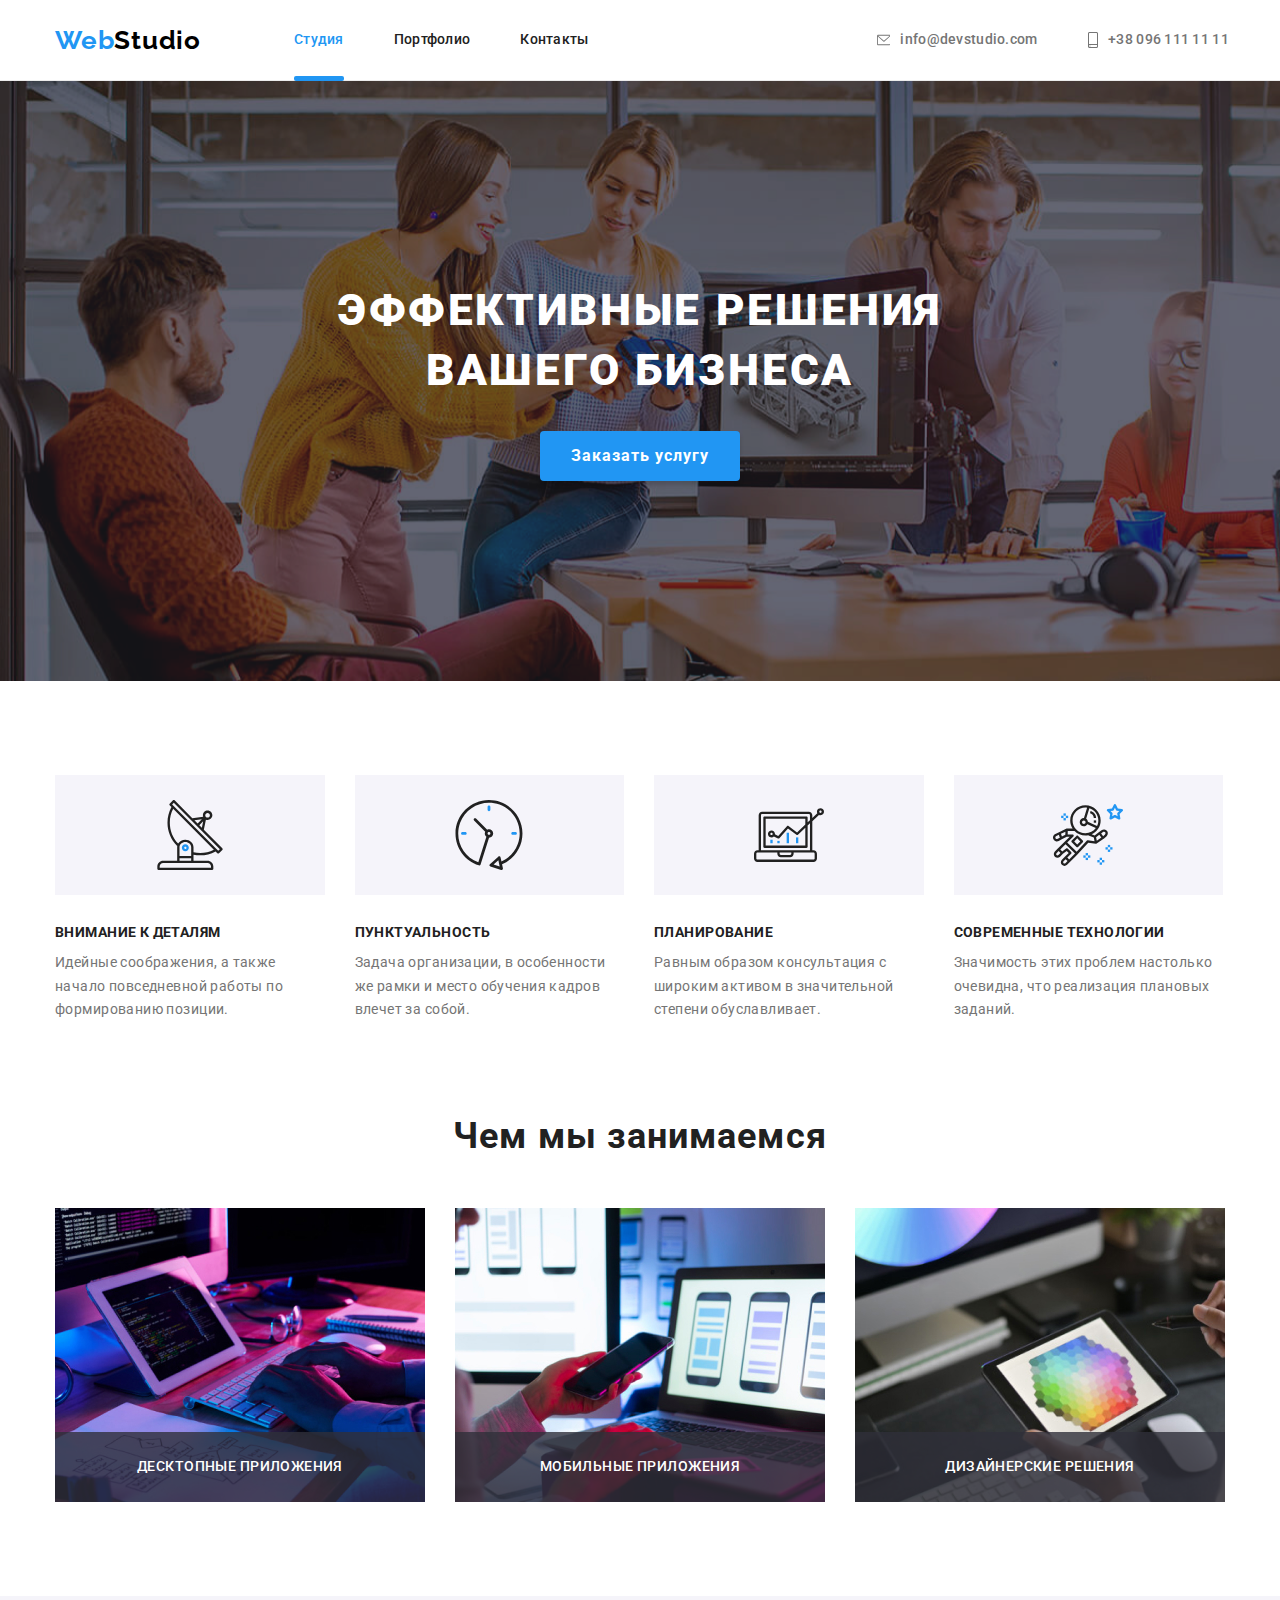
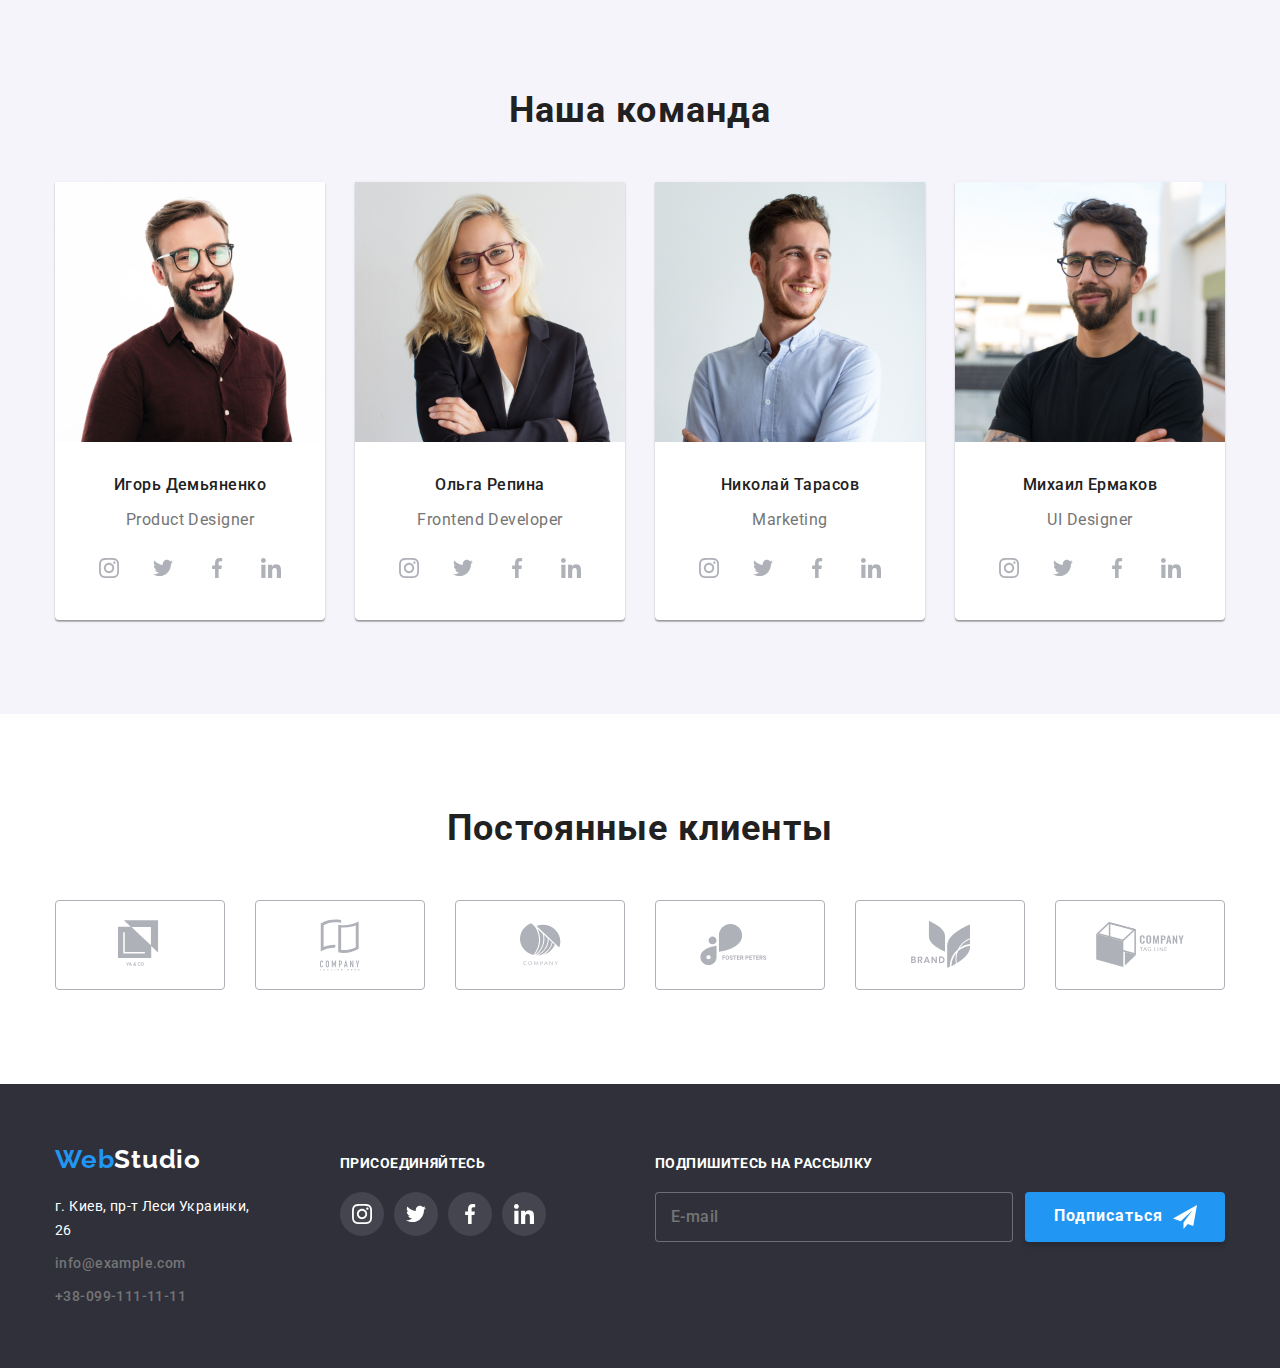
<file: index.html>
<!DOCTYPE html>
<html lang="ru">
  <head>
    <meta charset="UTF-8" />
    <meta name="viewport" content="width=, initial-scale=1.0" />
    <title>Студия</title>
    <link
      rel="stylesheet"
      href="https://cdnjs.cloudflare.com/ajax/libs/modern-normalize/1.0.0/modern-normalize.min.css"
    />
    <link rel="preconnect" href="https://fonts.gstatic.com" />
    <link
      href="https://fonts.googleapis.com/css2?family=Raleway:wght@700&family=Roboto:wght@400;500;700;900&display=swap"
      rel="stylesheet"
    />

    <link rel="stylesheet" href="./Style/style.css" />
  </head>
  <body>
    <!--Шапка-->

    <header>
      <div class="container nav">
        <a class="logo header" href="#" lang="en"
          ><span class="web">Web</span>Studio</a
        >
        <ul class="nav-link">
          <li class="header-item">
            <a class="header-link current" href="./index.html">Студия</a>
          </li>
          <li class="header-item">
            <a class="header-link" href="./portfolio.html">Портфолио</a>
          </li>
          <li class="header-item">
            <a class="header-link" href="#">Контакты</a>
          </li>
        </ul>
        <ul class="nav-link connection">
          <li class="contacts">
            <a class="header-mail" href="mailto:info@devstudio.com">
              <svg class="mail-icon">
                <use href="./svg/symbol-defs.svg#icon-mail"></use>
              </svg>
              info@devstudio.com
            </a>
          </li>
          <li class="contacts">
            <a class="header-tel" href="tel:+380961111111">
              <svg class="tel-icon">
                <use href="./svg/symbol-defs.svg#icon-smartphone"></use>
              </svg>
              +38 096 111 11 11
            </a>
          </li>
        </ul>
      </div>
    </header>
    <main>
      <!--Герой-->

      <section class="hero-section">
        <div class="container hero">
          <h1 class="hero-title">
            эффективные решения <br />
            вашего бизнеса
          </h1>
          <button data-modal-open class="hero-button">Заказать услугу</button>
          <div class="backdrop is-hidden" data-modal>
            <div class="modal">
              <div class="close-box">
                <button data-modal-close class="close-button">
                  <svg class="svg-close" width="11" height="11">
                    <use href="./svg/symbol-defs.svg#close"></use>
                  </svg>
                </button>
              </div>
              <form class="modal-form">
                <div class="title-box">
                  <p class="modal-title">
                    Оставьте свои данные, мы вам перезвоним
                  </p>
                </div>
                <div class="inputs">
                  <div class="label">
                    <label>
                      <span class="input-text">Имя</span>
                      <input class="input name" type="name" name="Имя" />
                      <svg class="svg name" width="12" height="12">
                        <use href="./svg/symbol-defs.svg#svg-name"></use>
                      </svg>
                    </label>
                  </div>
                  <div class="label">
                    <label>
                      <span class="input-text">Телефон</span>
                      <input class="input phone" type="phone" name="Телефон" />
                      <svg class="svg phone" width="14" height="14">
                        <use href="./svg/symbol-defs.svg#svg-phone"></use>
                      </svg>
                    </label>
                  </div>
                  <div class="label">
                    <label>
                      <span class="input-text">Почта</span>
                      <input class="input mail" type="email" name="Почта" />
                      <svg class="svg mail" width="16" height="12">
                        <use href="./svg/symbol-defs.svg#svg-mail"></use>
                      </svg>
                    </label>
                  </div>
                  <div class="label">
                    <label>
                      <span class="input-text">Комментарий</span>
                      <textarea
                        placeholder="Введите текст"
                        class="input comments"
                        name="comments"
                      ></textarea>
                    </label>
                  </div>
                </div>
                <div class="policy-container">
                  <label class="policy-box">
                    <input
                      class="checkbox visually-hidden"
                      type="checkbox"
                      name="checkbox"
                    />
                    <span class="svg-policy">
                      <svg class="icon-check" width="16" height="15">
                        <use href="./svg/symbol-defs.svg#icon-check"></use>
                      </svg>
                    </span>
                    <span class="checkbox-icon"></span>
                    <span class="policy-text">
                      Соглашаюсь с рассылкой и принимаю
                      <a class="policy-link" href="#">Условия договора</a>
                    </span>
                  </label>
                </div>
                <button class="modal-button" type="submit">Отправить</button>
              </form>
            </div>
          </div>
        </div>
      </section>

      <!--особенности-->

      <section class="features">
        <div class="container">
          <h2 hidden>--особенности--</h2>
          <ul class="features-container">
            <li class="features-item">
              <a class="features-icon" href="">
                <svg width="70px" height="70px" class="svg-features">
                  <use href="./svg/symbol-defs.svg#icon-antenna"></use>
                </svg>
              </a>
              <h3 class="features-title">ВНИМАНИЕ К ДЕТАЛЯМ</h3>
              <p class="features-text">
                Идейные соображения, а также начало повседневной работы по
                формированию позиции.
              </p>
            </li>
            <li class="features-item">
              <a class="features-icon" href="">
                <svg width="70px" height="70px" class="svg-features">
                  <use href="./svg/symbol-defs.svg#icon-clock"></use>
                </svg>
              </a>
              <h3 class="features-title">ПУНКТУАЛЬНОСТЬ</h3>
              <p class="features-text">
                Задача организации, в особенности же рамки и место обучения
                кадров влечет за собой.
              </p>
            </li>
            <li class="features-item">
              <a class="features-icon" href="">
                <svg width="70px" height="70px" class="svg-features">
                  <use href="./svg/symbol-defs.svg#icon-diagram"></use>
                </svg>
              </a>
              <h3 class="features-title">ПЛАНИРОВАНИЕ</h3>
              <p class="features-text">
                Равным образом консультация с широким активом в значительной
                степени обуславливает.
              </p>
            </li>
            <li class="features-item">
              <a class="features-icon" href="">
                <svg width="70px" height="70px" class="svg-features">
                  <use href="./svg/symbol-defs.svg#icon-astronaut"></use>
                </svg>
              </a>
              <h3 class="features-title">СОВРЕМЕННЫЕ ТЕХНОЛОГИИ</h3>
              <p class="features-text">
                Значимость этих проблем настолько очевидна, что реализация
                плановых заданий.
              </p>
            </li>
          </ul>
        </div>
      </section>

      <!--чем мы занимаемся-->

      <section class="about-company">
        <div class="container company">
          <h2 class="about-title">Чем мы занимаемся</h2>
          <ul class="about-main">
            <li>
              <div class="photo-box">
                <img
                  class="about-photo"
                  src="./photo/box 1.jpg"
                  width="370"
                  alt="пример1"
                />
                <div class="text-box">
                  <h3 class="about-text">Десктопные приложения</h3>
                </div>
              </div>
            </li>
            <li>
              <div class="photo-box">
                <img
                  class="about-photo"
                  src="./photo/box 2.jpg"
                  width="370"
                  alt="пример2"
                />
                <div class="text-box">
                  <h3 class="about-text">Мобильные приложения</h3>
                </div>
              </div>
            </li>
            <li>
              <div class="photo-box">
                <img
                  class="about-photo"
                  src="./photo/box 3.jpg"
                  width="370"
                  alt="пример3"
                />
                <div class="text-box">
                  <h3 class="about-text">Дизайнерские решения</h3>
                </div>
              </div>
            </li>
          </ul>
        </div>
      </section>

      <!--наша команда-->

      <section class="our-command">
        <div class="container cmd">
          <h2 class="cmd-title">Наша команда</h2>
          <ul class="wrk-section">
            <li class="wrk-container">
              <img
                class="image"
                src="./photo/работник 1 (1).jpg"
                width="270"
                alt="Игорь Демьяненко"
              />
              <h3 class="wrk-name">Игорь Демьяненко</h3>
              <p class="wrk-place">Product Designer</p>
              <ul class="icon-box">
                <li class="icon-item">
                  <a class="link-icon" href="#">
                    <svg class="svg-icon">
                      <use href="./svg/symbol-defs.svg#icon-instagram"></use>
                    </svg>
                  </a>
                </li>
                <li class="icon-item">
                  <a class="link-icon" href="#">
                    <svg class="svg-icon">
                      <use href="./svg/symbol-defs.svg#icon-twitter"></use>
                    </svg>
                  </a>
                </li>
                <li class="icon-item">
                  <a class="link-icon" href="#">
                    <svg class="svg-icon">
                      <use href="./svg/symbol-defs.svg#icon-facebook"></use>
                    </svg>
                  </a>
                </li>
                <li class="icon-item">
                  <a class="link-icon" href="#">
                    <svg class="svg-icon">
                      <use href="./svg/symbol-defs.svg#icon-linkedin"></use>
                    </svg>
                  </a>
                </li>
              </ul>
            </li>
            <li class="wrk-container">
              <img
                class="image"
                src="./photo/работник 1 (4).jpg"
                width="270"
                alt="Ольга Репина"
              />
              <h3 class="wrk-name">Ольга Репина</h3>
              <p class="wrk-place">Frontend Developer</p>
              <ul class="icon-box">
                <li class="icon-item">
                  <a class="link-icon" href="#">
                    <svg class="svg-icon">
                      <use href="./svg/symbol-defs.svg#icon-instagram"></use>
                    </svg>
                  </a>
                </li>
                <li class="icon-item">
                  <a class="link-icon" href="#">
                    <svg class="svg-icon">
                      <use href="./svg/symbol-defs.svg#icon-twitter"></use>
                    </svg>
                  </a>
                </li>
                <li class="icon-item">
                  <a class="link-icon" href="#">
                    <svg class="svg-icon">
                      <use href="./svg/symbol-defs.svg#icon-facebook"></use>
                    </svg>
                  </a>
                </li>
                <li class="icon-item">
                  <a class="link-icon" href="#">
                    <svg class="svg-icon">
                      <use href="./svg/symbol-defs.svg#icon-linkedin"></use>
                    </svg>
                  </a>
                </li>
              </ul>
            </li>
            <li class="wrk-container">
              <img
                class="image"
                src="./photo/работник 1 (3).jpg"
                width="270"
                alt="Николай Тарасов"
              />
              <h3 class="wrk-name">Николай Тарасов</h3>
              <p class="wrk-place">Marketing</p>
              <ul class="icon-box">
                <li class="icon-item">
                  <a class="link-icon" href="#">
                    <svg class="svg-icon">
                      <use href="./svg/symbol-defs.svg#icon-instagram"></use>
                    </svg>
                  </a>
                </li>
                <li class="icon-item">
                  <a class="link-icon" href="#">
                    <svg class="svg-icon">
                      <use href="./svg/symbol-defs.svg#icon-twitter"></use>
                    </svg>
                  </a>
                </li>
                <li class="icon-item">
                  <a class="link-icon" href="#">
                    <svg class="svg-icon">
                      <use href="./svg/symbol-defs.svg#icon-facebook"></use>
                    </svg>
                  </a>
                </li>
                <li class="icon-item">
                  <a class="link-icon" href="#">
                    <svg class="svg-icon">
                      <use href="./svg/symbol-defs.svg#icon-linkedin"></use>
                    </svg>
                  </a>
                </li>
              </ul>
            </li>
            <li class="wrk-container">
              <img
                class="image"
                src="./photo/работник 1 (2).jpg"
                width="270"
                alt="Михаил Ермаков"
              />
              <h3 class="wrk-name">Михаил Ермаков</h3>
              <p class="wrk-place">UI Designer</p>
              <ul class="icon-box">
                <li class="icon-item">
                  <a class="link-icon" href="#">
                    <svg class="svg-icon">
                      <use href="./svg/symbol-defs.svg#icon-instagram"></use>
                    </svg>
                  </a>
                </li>
                <li class="icon-item">
                  <a class="link-icon" href="#">
                    <svg class="svg-icon">
                      <use href="./svg/symbol-defs.svg#icon-twitter"></use>
                    </svg>
                  </a>
                </li>
                <li class="icon-item">
                  <a class="link-icon" href="#">
                    <svg class="svg-icon">
                      <use href="./svg/symbol-defs.svg#icon-facebook"></use>
                    </svg>
                  </a>
                </li>
                <li class="icon-item">
                  <a class="link-icon" href="#">
                    <svg class="svg-icon">
                      <use href="./svg/symbol-defs.svg#icon-linkedin"></use>
                    </svg>
                  </a>
                </li>
              </ul>
            </li>
          </ul>
        </div>
      </section>

      <!-- постоянные клиенты -->

      <section class="clients-section">
        <div class="container">
          <h2 class="clients-title">Постоянные клиенты</h2>
        </div>
        <ul class="clients-box">
          <li class="client-list">
            <a class="client-link" href="#">
              <svg width="44.27" height="49.23" class="client-icon">
                <use href="./svg/symbol-defs.svg#icon-yaco"></use>
              </svg>
            </a>
          </li>
          <li class="client-list">
            <a class="client-link" href="#">
              <svg width="40" height="52" class="client-icon">
                <use href="./svg/symbol-defs.svg#icon-company"></use>
              </svg>
            </a>
          </li>
          <li class="client-list">
            <a class="client-link" href="#">
              <svg width="41" height="42.6" class="client-icon">
                <use href="./svg/symbol-defs.svg#icon-tag-line"></use>
              </svg>
            </a>
          </li>
          <li class="client-list">
            <a class="client-link" href="#">
              <svg width="79.66" height="42.02" class="client-icon">
                <use href="./svg/symbol-defs.svg#icon-logo-4"></use>
              </svg>
            </a>
          </li>
          <li class="client-list">
            <a class="client-link" href="#">
              <svg width="59" height="47" class="client-icon">
                <use href="./svg/symbol-defs.svg#icon-logo-5"></use>
              </svg>
            </a>
          </li>
          <li class="client-list">
            <a class="client-link" href="#">
              <svg width="88.48" height="45.44" class="client-icon">
                <use href="./svg/symbol-defs.svg#icon-logo-6"></use>
              </svg>
            </a>
          </li>
        </ul>
      </section>
    </main>

    <!--подвал-->

    <footer class="footer-section">
      <div class="container footer">
        <div>
          <ul>
            <li class="footer-logo">
              <a class="logo footer" href="#" lang="en">
                <span class="web">Web</span>Studio
              </a>
            </li>
          </ul>
          <ul class="ftr-address">
            <li class="footer-address">
              <p class="address">г. Киев, пр-т Леси Украинки, 26</p>
            </li>
            <li class="contacts footer">
              <a class="footer-mail" href="mailto:info@example.com"
                >info@example.com</a
              >
            </li>
            <li class="contacts footer">
              <a class="footer-tel" href="tel:+38-099-111-11-11">
                +38-099-111-11-11
              </a>
            </li>
          </ul>
        </div>
        <div class="enjoy-box">
          <p class="footer enjoy">присоединяйтесь</p>
          <ul class="svg-box">
            <li class="footer-item">
              <a class="footer-icon" href="#">
                <svg class="svg-footer">
                  <use href="./svg/symbol-defs.svg#icon-instagram"></use>
                </svg>
              </a>
            </li>
            <li class="footer-item">
              <a class="footer-icon" href="#">
                <svg class="svg-footer">
                  <use href="./svg/symbol-defs.svg#icon-twitter"></use>
                </svg>
              </a>
            </li>
            <li class="footer-item">
              <a class="footer-icon" href="#">
                <svg class="svg-footer">
                  <use href="./svg/symbol-defs.svg#icon-facebook"></use>
                </svg>
              </a>
            </li>
            <li class="footer-item">
              <a class="footer-icon" href="#">
                <svg class="svg-footer">
                  <use href="./svg/symbol-defs.svg#icon-linkedin"></use>
                </svg>
              </a>
            </li>
          </ul>
        </div>
        <div class="subscribe">
          <p class="footer enjoy">подпишитесь на рассылку</p>
          <form class="form">
            <input
              class="subscribe-input"
              type="email"
              name="email"
              id="name"
              placeholder="E-mail"
            />
            <button type="submit" class="subscribe-btn">
              Подписаться
              <svg class="svg-subscribe" width="24" height="24">
                <use href="./svg/symbol-defs.svg#icon-send"></use>
              </svg>
            </button>
          </form>
        </div>
      </div>
    </footer>
    <script src="./js/modal.js"></script>
  </body>
</html>
</file>
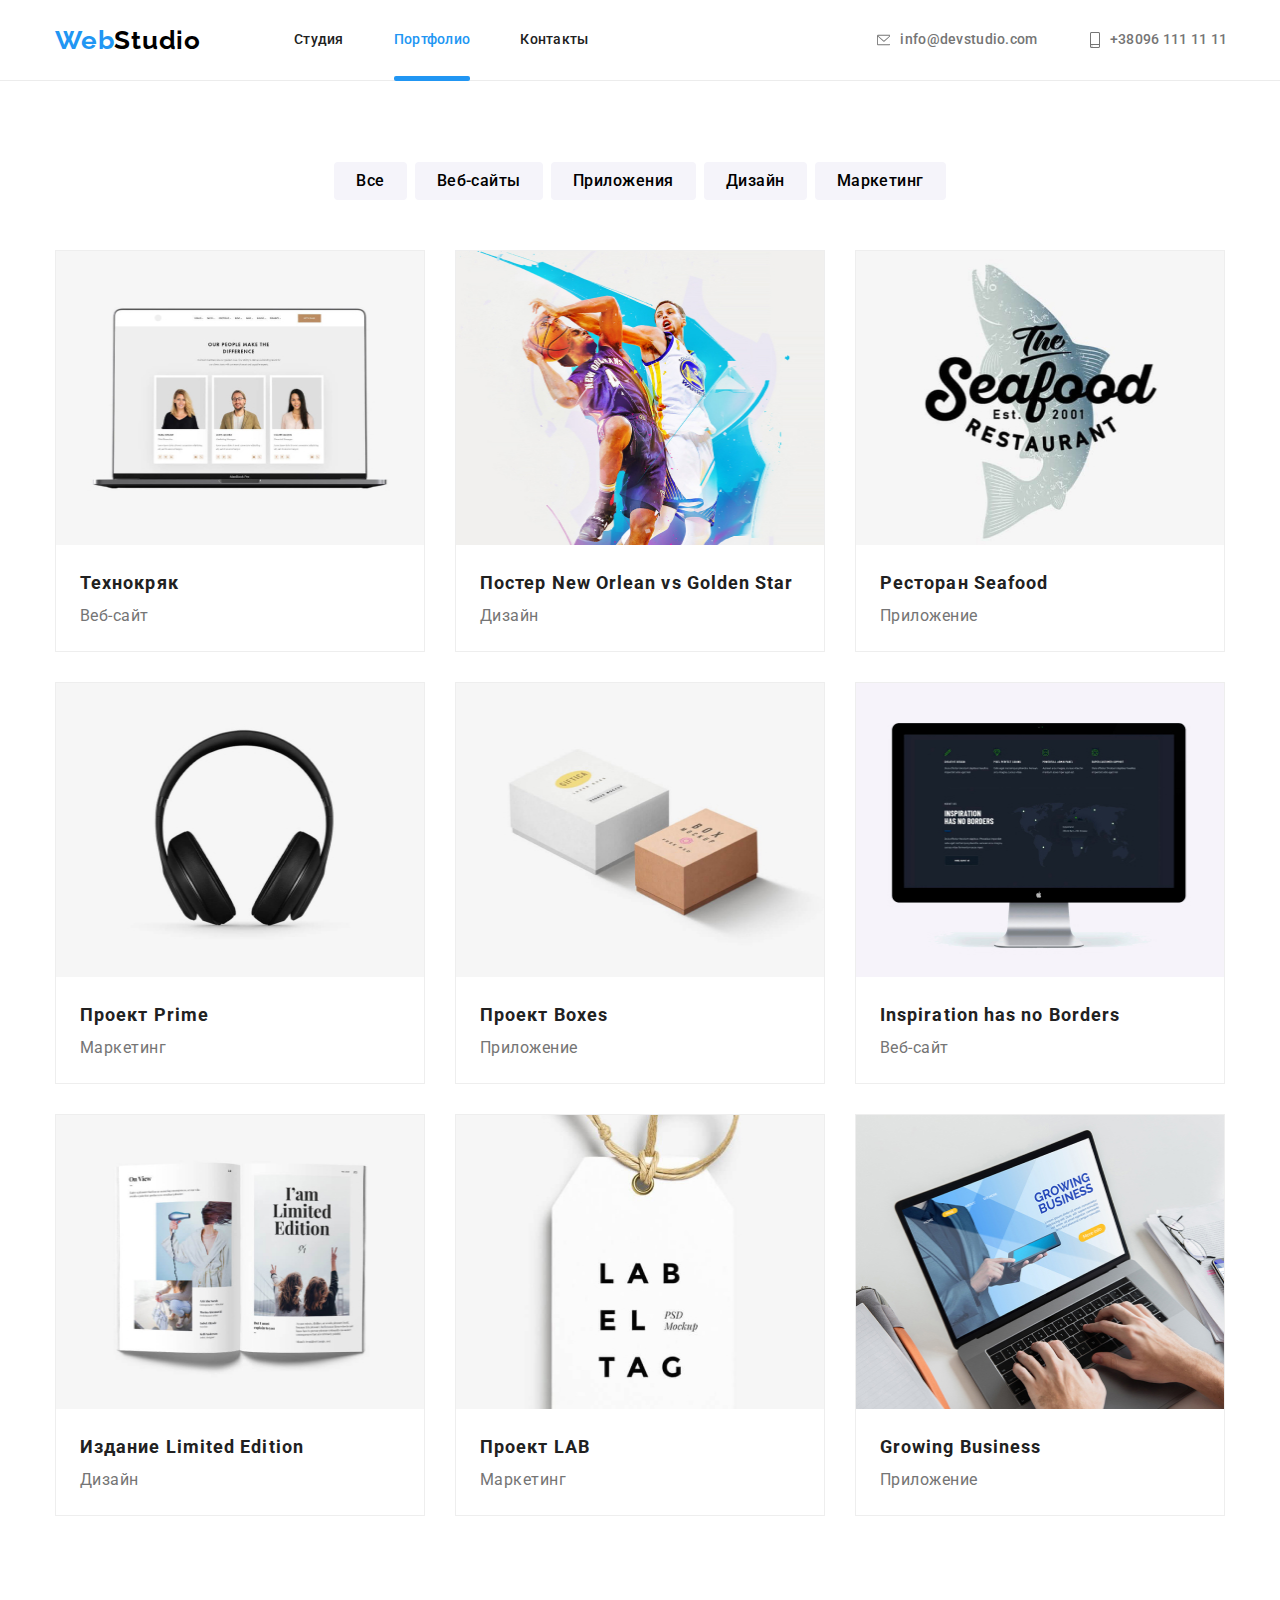
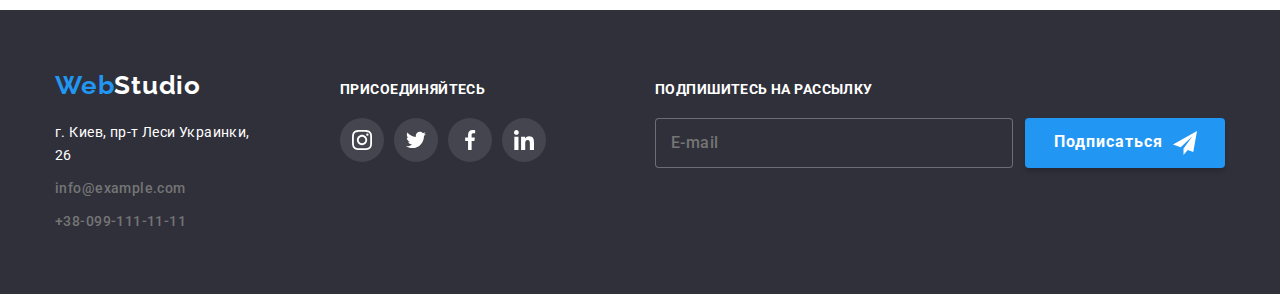
<file: portfolio.html>
<!DOCTYPE html>
<html lang="ru">
  <head>
    <meta charset="UTF-8" />
    <meta name="viewport" content="width=device-width, initial-scale=1.0" />
    <title>портфолио</title>
    <link
      rel="stylesheet"
      href="https://cdnjs.cloudflare.com/ajax/libs/modern-normalize/1.0.0/modern-normalize.min.css"
    />
    <link rel="preconnect" href="https://fonts.gstatic.com" />
    <link
      href="https://fonts.googleapis.com/css2?family=Raleway:wght@700&family=Roboto:wght@400;500;700;900&display=swap"
      rel="stylesheet"
    />

    <link rel="stylesheet" href="./Style/style.css" />
  </head>
  <body>
    <!--Шапка-->

    <header>
      <div class="container nav">
        <a class="logo header" href="#" lang="en"
          ><span class="web">Web</span>Studio</a
        >
        <ul class="nav-link">
          <li class="header-item">
            <a class="header-link" href="./index.html">Студия</a>
          </li>
          <li class="header-item">
            <a class="header-link current" href="./portfolio.html">Портфолио</a>
          </li>
          <li class="header-item">
            <a class="header-link" href="#">Контакты</a>
          </li>
        </ul>
        <ul class="nav-link connection">
          <li class="contacts">
            <a class="header-mail" href="mailto:info@devstudio.com">
              <svg class="mail-icon">
                <use href="./svg/symbol-defs.svg#icon-mail"></use>
              </svg>
              info@devstudio.com
            </a>
          </li>
          <li class="contacts">
            <a class="header-tel" href="tel:+380961111111">
              <svg class="tel-icon">
                <use href="./svg/symbol-defs.svg#icon-smartphone"></use>
              </svg>
              +38096 111 11 11
            </a>
          </li>
        </ul>
      </div>
    </header>
    <main>
      <!--портфолио-->

      <section class="port-section">
        <div class="container btn">
          <h1 hidden>портфолио</h1>
          <ul class="btn-container">
            <li class="port-button">
              <button class="port-link" type="button">Все</button>
            </li>
            <li class="port-button">
              <button class="port-link" type="button">Веб-сайты</button>
            </li>
            <li class="port-button">
              <button class="port-link" type="button">Приложения</button>
            </li>
            <li class="port-button">
              <button class="port-link" type="button">Дизайн</button>
            </li>
            <li class="port-button">
              <button class="port-link" type="button">Маркетинг</button>
            </li>
          </ul>
        </div>
        <div class="container list">
          <ul class="port-box">
            <li class="port-container">
              <a class="card-link" href="#">
                <div class="port-card">
                  <img
                    src="./photo/photo1.jpg"
                    width="368"
                    height="294"
                    alt="пример1"
                  />
                  <p class="card-text">
                    Технокряк это современная площадка распространения
                    коронавируса. Компании используют эту платформу для
                    цифрового шпионажа и атак на защищённые сервера конкурентов.
                  </p>
                </div>
                <div class="title-container">
                  <h2 class="port-title">Технокряк</h2>
                  <p class="port-text">Веб-сайт</p>
                </div>
              </a>
            </li>
            <li class="port-container">
              <a class="example-link" href="">
                <div class="port-card">
                  <img
                    src="./photo/photo2.jpg"
                    width="368"
                    height="294"
                    alt="пример2"
                  />
                  <p class="card-text">
                    Lorem ipsum dolor, sit amet consectetur adipisicing elit.
                    Porro, ut sit. Tempora totam, porro, optio explicabo maxime,
                    debitis at aliquid velit cumque possimus libero error sed
                    incidunt? Ipsa, provident minima.
                  </p>
                </div>
                <div class="title-container">
                  <h2 class="port-title">Постер New Orlean vs Golden Star</h2>
                  <p class="port-text">Дизайн</p>
                </div>
              </a>
            </li>
            <li class="port-container">
              <a class="example-link" href="">
                <div class="port-card">
                  <img
                    src="./photo/photo3.jpg"
                    width="368"
                    height="294"
                    alt="пример3"
                  />
                  <p class="card-text">
                    Lorem ipsum dolor, sit amet consectetur adipisicing elit.
                    Porro, ut sit. Tempora totam, porro, optio explicabo maxime,
                    debitis at aliquid velit cumque possimus libero error sed
                    incidunt? Ipsa, provident minima.
                  </p>
                </div>
                <div class="title-container">
                  <h2 class="port-title">Ресторан Seafood</h2>
                  <p class="port-text">Приложение</p>
                </div>
              </a>
            </li>
            <li class="port-container">
              <a class="example-link" href="">
                <div class="port-card">
                  <img
                    src="./photo/photo4.jpg"
                    width="368"
                    height="294"
                    alt="пример4"
                  />
                  <p class="card-text">
                    Lorem ipsum dolor, sit amet consectetur adipisicing elit.
                    Porro, ut sit. Tempora totam, porro, optio explicabo maxime,
                    debitis at aliquid velit cumque possimus libero error sed
                    incidunt? Ipsa, provident minima.
                  </p>
                </div>
                <div class="title-container">
                  <h2 class="port-title">Проект Prime</h2>
                  <p class="port-text">Маркетинг</p>
                </div>
              </a>
            </li>
            <li class="port-container">
              <a class="example-link" href="">
                <div class="port-card">
                  <img
                    src="./photo/photo5.jpg"
                    width="368"
                    height="294"
                    alt="пример5"
                  />
                  <p class="card-text">
                    Lorem ipsum dolor, sit amet consectetur adipisicing elit.
                    Porro, ut sit. Tempora totam, porro, optio explicabo maxime,
                    debitis at aliquid velit cumque possimus libero error sed
                    incidunt? Ipsa, provident minima.
                  </p>
                </div>
                <div class="title-container">
                  <h2 class="port-title">Проект Boxes</h2>
                  <p class="port-text">Приложение</p>
                </div>
              </a>
            </li>
            <li class="port-container">
              <a class="example-link" href="">
                <div class="port-card">
                  <img
                    src="./photo/photo6.jpg"
                    width="368"
                    height="294"
                    alt="пример6"
                  />
                  <p class="card-text">
                    Lorem ipsum dolor, sit amet consectetur adipisicing elit.
                    Porro, ut sit. Tempora totam, porro, optio explicabo maxime,
                    debitis at aliquid velit cumque possimus libero error sed
                    incidunt? Ipsa, provident minima.
                  </p>
                </div>
                <div class="title-container">
                  <h2 class="port-title">Inspiration has no Borders</h2>
                  <p class="port-text">Веб-сайт</p>
                </div>
              </a>
            </li>
            <li class="port-container">
              <a class="example-link" href="">
                <div class="port-card">
                  <img
                    src="./photo/photo7.jpg"
                    width="368"
                    height="294"
                    alt="пример7"
                  />
                  <p class="card-text">
                    Lorem ipsum dolor, sit amet consectetur adipisicing elit.
                    Porro, ut sit. Tempora totam, porro, optio explicabo maxime,
                    debitis at aliquid velit cumque possimus libero error sed
                    incidunt? Ipsa, provident minima.
                  </p>
                </div>
                <div class="title-container">
                  <h2 class="port-title">Издание Limited Edition</h2>
                  <p class="port-text">Дизайн</p>
                </div>
              </a>
            </li>
            <li class="port-container">
              <a class="example-link" href="">
                <div class="port-card">
                  <img
                    src="./photo/photo8.jpg"
                    width="368"
                    height="294"
                    alt="пример8"
                  />
                  <p class="card-text">
                    Lorem ipsum dolor, sit amet consectetur adipisicing elit.
                    Porro, ut sit. Tempora totam, porro, optio explicabo maxime,
                    debitis at aliquid velit cumque possimus libero error sed
                    incidunt? Ipsa, provident minima.
                  </p>
                </div>
                <div class="title-container">
                  <h2 class="port-title">Проект LAB</h2>
                  <p class="port-text">Маркетинг</p>
                </div>
              </a>
            </li>
            <li class="port-container">
              <a class="example-link" href="">
                <div class="port-card">
                  <img
                    src="./photo/photo9.jpg"
                    width="368"
                    height="294"
                    alt="пример9"
                  />
                  <p class="card-text">
                    Lorem ipsum dolor, sit amet consectetur adipisicing elit.
                    Porro, ut sit. Tempora totam, porro, optio explicabo maxime,
                    debitis at aliquid velit cumque possimus libero error sed
                    incidunt? Ipsa, provident minima.
                  </p>
                </div>
                <div class="title-container">
                  <h2 class="port-title">Growing Business</h2>
                  <p class="port-text">Приложение</p>
                </div>
              </a>
            </li>
          </ul>
        </div>
      </section>
    </main>

    <!--подвал-->

    <footer class="footer-section">
      <div class="container footer">
        <div>
          <ul>
            <li class="footer-logo">
              <a class="logo footer" href="#" lang="en">
                <span class="web">Web</span>Studio
              </a>
            </li>
          </ul>
          <ul class="ftr-address">
            <li class="footer-address">
              <p class="address">г. Киев, пр-т Леси Украинки, 26</p>
            </li>
            <li class="contacts footer">
              <a class="footer-mail" href="mailto:info@example.com"
                >info@example.com</a
              >
            </li>
            <li class="contacts footer">
              <a class="footer-tel" href="tel:+38-099-111-11-11">
                +38-099-111-11-11
              </a>
            </li>
          </ul>
        </div>
        <div class="enjoy-box">
          <p class="footer enjoy">присоединяйтесь</p>
          <ul class="svg-box">
            <li class="footer-item">
              <a class="footer-icon" href="#">
                <svg class="svg-footer">
                  <use href="./svg/symbol-defs.svg#icon-instagram"></use>
                </svg>
              </a>
            </li>
            <li class="footer-item">
              <a class="footer-icon" href="#">
                <svg class="svg-footer">
                  <use href="./svg/symbol-defs.svg#icon-twitter"></use>
                </svg>
              </a>
            </li>
            <li class="footer-item">
              <a class="footer-icon" href="#">
                <svg class="svg-footer">
                  <use href="./svg/symbol-defs.svg#icon-facebook"></use>
                </svg>
              </a>
            </li>
            <li class="footer-item">
              <a class="footer-icon" href="#">
                <svg class="svg-footer">
                  <use href="./svg/symbol-defs.svg#icon-linkedin"></use>
                </svg>
              </a>
            </li>
          </ul>
        </div>
        <div class="subscribe">
          <p class="footer enjoy">подпишитесь на рассылку</p>
          <form class="form">
            <input
              class="subscribe-input"
              type="email"
              name="email"
              id="name"
              placeholder="E-mail"
            />
            <button type="submit" class="subscribe-btn">
              Подписаться
              <svg class="svg-subscribe" width="24" height="24">
                <use href="./svg/symbol-defs.svg#icon-send"></use>
              </svg>
            </button>
          </form>
        </div>
      </div>
    </footer>
    <script src="./js/modal.js"></script>
  </body>
</html>
</file>
<file: Style/style.css>
html *,
*::before,
*::after {
  box-sizing: border-box;
}

:root {
  --main-title-color: #ffffff;
  --main-text-color: #757575;
  --main-logo-color: #2196f3;
  --second-logo-color: #000000;
  --main-black-color: #212121;
  --bcg-main-color: #2f303a;
  --icon-color: #afb1b8;
  --animation-function: 250ms cubic-bezier(0.4, 0, 0.2, 1);
}
ul {
  margin: 0px;
  padding-inline-start: 0px;
}
body {
  font-family: Roboto, sans-serif;
  font-style: normal;
  margin-left: auto;
  margin-right: auto;
}
a {
  text-decoration: none;
}
li {
  list-style: none;
}
button {
  cursor: pointer;
}
.container {
  width: 1200px;
  padding-left: 15px;
  padding-right: 15px;
  margin-left: auto;
  margin-right: auto;
}
textarea {
  resize: none;
}
textarea::placeholder {
  color: rgba(117, 117, 117, 0.5);
}
.visually-hidden {
  position: absolute;
  clip: rect(0 0 0 0);
  width: 1px;
  height: 1px;
  margin: -1px;
}
/* header */
header {
  border-bottom: 1px solid #ececec;
}
.container.nav {
  display: flex;
  align-items: center;
}
.nav-link,
.connection {
  display: flex;
  padding: 0px;
  margin: 0px;
}
.nav-link :not(:last-child) {
  padding-right: 50px;
}
.header-link {
  position: relative;

  transition: var(--animation-function);
  transition-property: color;

  display: block;
  padding-bottom: 32px;
  padding-top: 32px;
  font-weight: 500;

  font-size: 14px;
  line-height: 1.14;
  letter-spacing: 0.02em;
  color: var(--main-black-color);
}
.header-link:hover,
.header-link:active,
.header-link:focus {
  color: var(--main-logo-color);
}
.header-link.current {
  color: var(--main-logo-color);
}
.header-link.current::after {
  content: "";

  position: absolute;
  left: 0;
  bottom: -1px;

  width: 100%;
  height: 5px;
  border-radius: 2px;
  display: block;
  background-color: var(--main-logo-color);
}
.contacts {
  font-weight: 500;
  font-size: 14px;
}
.contacts .header-tel {
  transition: var(--animation-function);
  transition-property: color;

  display: flex;
  padding-bottom: 39.5px;
  padding-top: 39.5px;

  line-height: 1.14;
  letter-spacing: 0.02em;
  color: var(--main-text-color);
}
.contacts .header-mail {
  transition: var(--animation-function);
  transition-property: color;

  display: flex;
  padding-bottom: 39.5px;
  padding-top: 39.5px;
  margin-left: 288px;

  line-height: 1.14;
  letter-spacing: 0.02em;
  color: var(--main-text-color);
}
.header-mail:hover,
.header-mail:focus {
  color: var(--main-logo-color);
}
.header-mail {
  width: 161px;
  height: 16px;
  align-items: center;
  justify-content: center;
  color: var(--main-text-color);
}
.mail-icon {
  width: 16px;
  height: 12px;
  margin-right: 10px;
  fill: currentColor;
}
.header-tel:hover,
.header-tel:focus {
  color: var(--main-logo-color);
}
.header-tel {
  width: 142px;
  height: 16px;
  align-items: center;
  justify-content: center;
  color: var(--main-text-color);
}
.tel-icon {
  width: 10px;
  height: 16px;
  margin-right: 10px;
  fill: currentColor;
}

/* portfolio buttons */

.port-section {
  padding-top: 81px;
  padding-bottom: 94px;
}
.btn-container {
  display: flex;
  justify-content: center;
  padding-bottom: 50px;
}
.btn-container :not(:last-child) {
  margin-right: 8px;
}
.port-link {
  font-weight: 500;
  font-size: 16px;
  line-height: 1.62;
  text-align: center;
  letter-spacing: 0.03em;

  border-radius: 4px;
  background: #f5f4fa;
  outline: none;
  border: 0;
  padding: 6px 22px 6px 22px;
  transition: var(--animation-function);
  transition-property: color, background, box-shadow;
}
.port-link:active,
.port-link:hover,
.port-link:focus {
  background: var(--main-logo-color);
  color: var(--main-title-color);
  box-shadow: 0px 3px 1px rgba(0, 0, 0, 0.1), 0px 1px 2px rgba(0, 0, 0, 0.08),
    0px 2px 2px rgba(0, 0, 0, 0.12);
}

/* portfolio cards */

.port-box {
  padding: 0px;
  display: flex;
  flex-wrap: wrap;
}
.port-container:nth-child(-n + 6) {
  margin-bottom: 30px;
}
.port-container {
  margin-right: 30px;
}
.port-container:nth-child(3n) {
  margin-right: 0px;
}
.port-card {
  position: relative;
  width: 368px;
  height: 294px;
  overflow: hidden;
}
.card-text {
  padding: 63px 24px;
  margin: 0px;
  font-weight: 400;
  font-size: 18px;
  line-height: 1.55;
  letter-spacing: 0.03em;

  color: var(--main-title-color);

  display: flex;
  align-items: center;
  position: absolute;
  top: 0;
  left: 0;
  width: 100%;
  height: 100%;

  transition: var(--animation-function);
  transition-property: transform;
  transform: translateY(100%);
  background: rgba(33, 150, 243, 0.9);
}
.port-container :hover .card-text,
.port-container :focus .card-text {
  transform: translateY(0%);
}
.title-container {
  padding: 20px 24px 20px 24px;
}
.port-container .port-title {
  margin: 0px;
  font-weight: 700;
  font-size: 18px;
  line-height: 2;
  letter-spacing: 0.06em;
  color: var(--main-black-color);
}
.port-container .port-text {
  margin: 0px;
  font-weight: 400;
  font-size: 16px;
  line-height: 1.87;
  letter-spacing: 0.03em;
  color: var(--main-text-color);
}
.port-container {
  display: block;
  border: 1px solid #eeeeee;
  cursor: pointer;
  flex-basis: calc((100% / 3 - 30px) / 3);

  transition: var(--animation-function);
  transition-property: box-shadow;
}
.port-container:hover,
.port-container:focus {
  box-shadow: 0px 1px 1px rgba(0, 0, 0, 0.12), 0px 4px 4px rgba(0, 0, 0, 0.06),
    1px 4px 6px rgba(0, 0, 0, 0.16);
}

/* logo */

.logo {
  font-family: raleway;
  font-weight: 700;
  font-size: 26px;
  line-height: 1.19;
  letter-spacing: 0.03em;
  color: var(--second-logo-color);
}
.logo.header {
  margin-right: 93px;
}
.header-section .logo {
  color: var(--second-logo-color);
}
.footer-section .logo {
  color: var(--main-title-color);
}
.logo .web {
  color: var(--main-logo-color);
}

/* hero */

.hero-section {
  padding-top: 200px;
  padding-bottom: 200px;

  margin: 0 auto;
  max-width: 1600px;
  background-image: url(..//photo/Img\ Overlay.png),
    url(..//photo/background.png);
  background-color: #c4c4c4;
}

.hero.container {
  display: flex;
  align-items: center;
  flex-direction: column;
}
.hero-title {
  font-weight: 900;
  font-size: 44px;
  line-height: 1.36;
  text-align: center;
  letter-spacing: 0.06em;
  text-transform: uppercase;
  color: var(--main-title-color);
  margin: 0px;
  padding-bottom: 30px;
}
.hero-button {
  font-weight: 700;
  font-size: 16px;
  line-height: 1.87;
  text-align: center;
  justify-content: center;
  letter-spacing: 0.06em;

  color: var(--main-title-color);
  background: var(--main-logo-color);
  box-shadow: 0px 4px 4px rgba(0, 0, 0, 0.15);
  border-radius: 4px;
  border: 0;
  outline: none;

  width: 200px;
  height: 50px;
}
.backdrop {
  position: fixed;
  top: 0;
  left: 0;
  z-index: 1;

  width: 100%;
  height: 100%;
  background: rgba(0, 0, 0, 0.2);

  transition: var(--animation-function);
}
.backdrop.is-hidden {
  opacity: 0;
  pointer-events: none;
}
.modal {
  position: absolute;
  top: 50%;
  left: 50%;

  width: 528px;
  height: 581px;

  background-color: var(--main-title-color);

  transform: translate(-50%, -50%);
}
.close-button {
  position: absolute;
  top: 0;
  right: 0;

  align-items: center;
  justify-content: center;

  box-sizing: border-box;

  margin: 8px 8px;
  width: 30px;
  height: 30px;
  border-radius: 50%;
  background: #ffffff;
  border: 1px solid rgba(0, 0, 0, 0.1);

  transition: var(--animation-function);
}
.close-box :focus,
.close-box :hover {
  fill: var(--main-logo-color);
  color: var(--main-logo-color);
}
.title-box {
  display: flex;
  align-items: center;
  justify-content: center;

  width: 448px;
  height: 23px;

  margin: 40px 40px 2px 40px;
}
.modal-title {
  font-weight: 700;
  font-size: 20px;
  line-height: 1.15px;
  text-align: center;
  letter-spacing: 0.03em;
  color: var(--main-black-color);
  margin: 0;
}
.inputs {
  margin: 12px 40px 20px 40px;
}
.label {
  position: relative;
  margin-top: 28px;
}
.svg {
  position: absolute;
  top: 50%;
  left: 12px;
  transform: translateY(-50%);
}
.input-text {
  position: absolute;
  top: -10px;
  left: 0;
  transform: translateY(-50%);

  font-weight: normal;
  font-size: 12px;
  line-height: 1.16;
  letter-spacing: 0.01em;

  color: var(--main-text-color);
}
.input {
  width: 448px;
  height: 40px;
  padding: 12px 42px;

  border: 1px solid rgba(33, 33, 33, 0.2);
  box-sizing: border-box;
  border-radius: 4px;
  outline: none;

  font-weight: normal;
  font-size: 12px;
  line-height: 1.16px;

  letter-spacing: 0.01em;

  color: var(--main-text-color);

  transition: var(--animation-function);
}
.input:focus {
  border-color: var(--main-logo-color);
}
.input:focus + .svg {
  fill: var(--main-logo-color);
}
.input.comments {
  width: 448px;
  height: 120px;

  padding: 12px 16px;

  font-size: 12px;
  line-height: 1.16;
}
.policy-box {
  position: relative;

  display: flex;
  justify-content: center;
  align-items: center;
}
.svg-policy {
  width: 16px;
  height: 15px;
  position: relative;
  left: 2px;

  transition: var(--animation-function);

  opacity: 0;
  color: var(--main-title-color);
  background-color: var(--main-logo-color);
  border-radius: 3px;
}
.checkbox:checked ~ .checkbox-icon {
  opacity: 0;
}
.checkbox:checked ~ .svg-policy {
  opacity: 1;
}
.checkbox-icon {
  position: relative;
  left: -14px;

  transition: var(--animation-function);

  cursor: pointer;
  width: 16px;
  height: 15px;
  border: 2px solid #212121;
  border-radius: 3px;
}
.policy-text {
  margin: 0;

  font-weight: normal;
  font-size: 14px;
  line-height: 1.71;
  letter-spacing: 0.03em;

  color: var(--main-text-color);
}
.policy-link {
  color: var(--main-logo-color);
  border-bottom: 1px solid var(--main-logo-color);
}
.modal-button {
  display: flex;
  justify-content: center;
  align-items: center;

  width: 200px;
  height: 50px;
  margin: 30px 164px 37px 164px;

  background: #2196f3;
  box-shadow: 0px 4px 4px rgba(0, 0, 0, 0.15);
  border-radius: 4px;
  border: none;

  font-weight: bold;
  font-size: 16px;
  line-height: 18.7px;
  display: flex;
  align-items: center;
  text-align: center;
  letter-spacing: 0.06em;

  color: var(--main-title-color);
}

/* features */

.features {
  padding-top: 94px;
}
.features-container {
  display: flex;
  flex-wrap: wrap;
  padding: 0px;
}
.features-item {
  width: 270;
  flex-basis: calc(100% / 4 - 23px);
}
.features-item {
  margin-right: 30px;
}
.features-container :last-of-type {
  margin-right: 0px;
}
.features-title {
  font-size: 14px;
  letter-spacing: 0.03em;
  font-weight: 700;
  line-height: 1.14;
  text-transform: uppercase;
  color: var(--main-black-color);

  margin-top: 0px;
  margin-bottom: 0px;
  margin-top: 30px;
}
.features-text {
  font-size: 14px;
  letter-spacing: 0.03em;
  font-weight: 400;
  line-height: 1.71;
  color: var(--main-text-color);

  margin: 0px;
  margin-top: 10px;
}
.features-icon {
  display: flex;
  justify-content: center;
  align-items: center;
  height: 120px;
  background-color: #f5f4fa;
}

/* about company */

.about-company {
  padding-top: 94px;
  padding-bottom: 94px;
}
.about-main > :not(:last-child) {
  margin-right: 30px;
}
.about-main {
  display: flex;
  align-items: center;
  padding: 0px;
}
.about-title {
  font-weight: 700;
  font-size: 36px;
  line-height: 1.16;
  text-align: center;
  letter-spacing: 0.03em;
  color: var(--main-black-color);

  margin: 0px;
  padding-bottom: 50px;
}
.photo-box {
  position: relative;
  width: 370px;
  height: 294px;
}
.text-box {
  position: absolute;
  bottom: 0;
  left: 0;

  display: flex;
  justify-content: center;
  align-items: center;

  width: 370px;
  height: 70px;
  background: rgba(47, 48, 58, 0.8);
}
.about-text {
  margin: 0;
  display: flex;

  font-weight: 500;
  font-size: 14px;
  line-height: 1.14;
  letter-spacing: 0.03em;
  text-transform: uppercase;

  color: var(--main-title-color);
}

/* our command */

.our-command {
  background-color: #f5f4fa;
  padding-top: 94px;
  padding-bottom: 94px;
}

.wrk-section {
  display: flex;
  justify-content: center;
}
.cmd-title {
  padding-bottom: 50px;
  margin: 0px;

  font-weight: 700;
  font-size: 36px;
  line-height: 1.16;
  text-align: center;
  letter-spacing: 0.03em;
  color: var(--main-black-color);
}
.wrk-container {
  background: #ffffff;
  box-shadow: 0px 1px 3px rgba(0, 0, 0, 0.12), 0px 1px 1px rgba(0, 0, 0, 0.14),
    0px 2px 1px rgba(0, 0, 0, 0.2);
  border-radius: 0px 0px 4px 4px;
}
.wrk-name {
  margin: 30px auto 10px auto;

  text-align: center;
  font-weight: 500;
  font-size: 16px;
  line-height: 1.18;
  letter-spacing: 0.03em;
  color: var(--main-black-color);
}
.wrk-place {
  text-align: center;
  font-weight: 400;
  font-size: 16px;
  line-height: 1.18;
  text-align: center;
  letter-spacing: 0.03em;
  color: var(--main-text-color);
}
.wrk-container {
  margin-right: 30px;
}
.wrk-container:last-child {
  margin-right: 0px;
}
.icon-box {
  display: flex;
  justify-content: center;
  margin-bottom: 30px;
}
.icon-box :not(:last-child) {
  margin-right: 10px;
}
.link-icon {
  display: inline-flex;
  justify-content: center;
  align-items: center;
  width: 44px;
  height: 44px;
  border-radius: 50%;

  background-color: var(--main-title-color);
  color: var(--icon-color);
  transition: var(--animation-function);
  transition-property: color, background-color;
}
.link-icon:focus,
.link-icon:hover {
  background-color: var(--main-logo-color);
  color: var(--main-title-color);
}
.svg-icon {
  width: 20px;
  height: 20px;
  fill: currentColor;
}

/* clients */

.clients-section {
  padding-top: 94px;
  padding-bottom: 94px;
}
.clients-title {
  font-weight: 700;
  font-size: 36px;
  line-height: 1.16;
  text-align: center;
  letter-spacing: 0.03em;
  color: var(--main-black-color);

  padding-bottom: 50px;
  margin: 0px;
}
.clients-box {
  display: flex;
  justify-content: center;
}
.client-list:nth-child(-n + 5) {
  margin-right: 30px;
}
.client-link {
  transition: var(--animation-function);
  transition-property: color, border-color;

  width: 170px;
  height: 90px;

  border-color: var(--icon-color);
  color: var(--icon-color);
  border: 1px solid;
  border-radius: 4px;

  display: flex;
  justify-content: center;
  align-items: center;
}
.client-link:hover,
.client-link:focus {
  color: var(--main-logo-color);
  border-color: var(--main-logo-color);
}
.client-icon {
  fill: currentColor;
}

/* footer */

.logo.footer {
  margin: 0px;
}
.container.footer {
  display: flex;
}
.footer-section {
  background-color: var(--bcg-main-color);
  padding-bottom: 60px;
  padding-top: 60px;
}
.contacts .footer-tel {
  line-height: 1.71;
  letter-spacing: 0.03em;
  color: var(--main-text-color);
}
.contacts .footer-mail {
  line-height: 1.71;
  letter-spacing: 0.03em;
  color: var(--main-text-color);
}
.address {
  font-style: inherit;
  font-weight: 400;
  font-size: 14px;
  line-height: 1.71;
  letter-spacing: 0.03em;
  color: var(--main-title-color);

  margin: 0px;
}
.contacts.footer {
  padding-top: 9px;
}
.ftr-address {
  padding-top: 20px;
}
.footer.enjoy {
  font-weight: 700;
  font-size: 14px;
  line-height: 1.14;
  letter-spacing: 0.03em;
  text-transform: uppercase;
  color: var(--main-title-color);

  padding-bottom: 20px;
  margin: 0px;
}
.enjoy-box {
  margin-top: 12px;
  margin-left: 70px;
}

.svg-box {
  display: flex;
  align-self: center;
}
.svg-box :not(:last-child) {
  margin-right: 10px;
}
.footer-icon {
  transition: var(--animation-function);
  transition-property: background-color;

  display: flex;
  align-items: center;
  justify-content: center;

  width: 44px;
  height: 44px;
  border-radius: 50%;

  background: rgba(255, 255, 255, 0.1);
  color: var(--main-title-color);
}
.footer-icon:hover,
.footer-icon:focus {
  background-color: var(--main-logo-color);
}
.svg-footer {
  width: 20px;
  height: 20px;
  fill: currentColor;
}
.subscribe {
  margin-top: 12px;
  margin-left: 109px;
}
.subscribe-input {
  font-weight: 500;
  font-size: 16px;
  line-height: 12.5px;
  letter-spacing: 0.03em;

  color: rgba(255, 255, 255, 0.6);
  border: 1px solid rgba(255, 255, 255, 0.3);
  border-radius: 4px;
  background-color: #2f303a;

  margin-right: 12px;
  padding: 16px 15px;
  height: 50px;
  width: 358px;
}
.subscribe-btn {
  font-weight: 700;
  font-size: 16px;
  line-height: 18.7px;
  display: flex;
  align-items: center;
  text-align: center;
  letter-spacing: 0.06em;
  padding: 10px 28px 10px 29px;

  color: var(--main-title-color);
  background: #2196f3;
  box-shadow: 0px 4px 4px rgba(0, 0, 0, 0.15);
  border-radius: 4px;
  border: none;

  height: 50px;
  width: 200px;
}
.form {
  display: flex;
  align-items: center;
  justify-content: center;
}
.svg-subscribe {
  margin-left: 10px;
  fill: currentColor;
}
</file>
